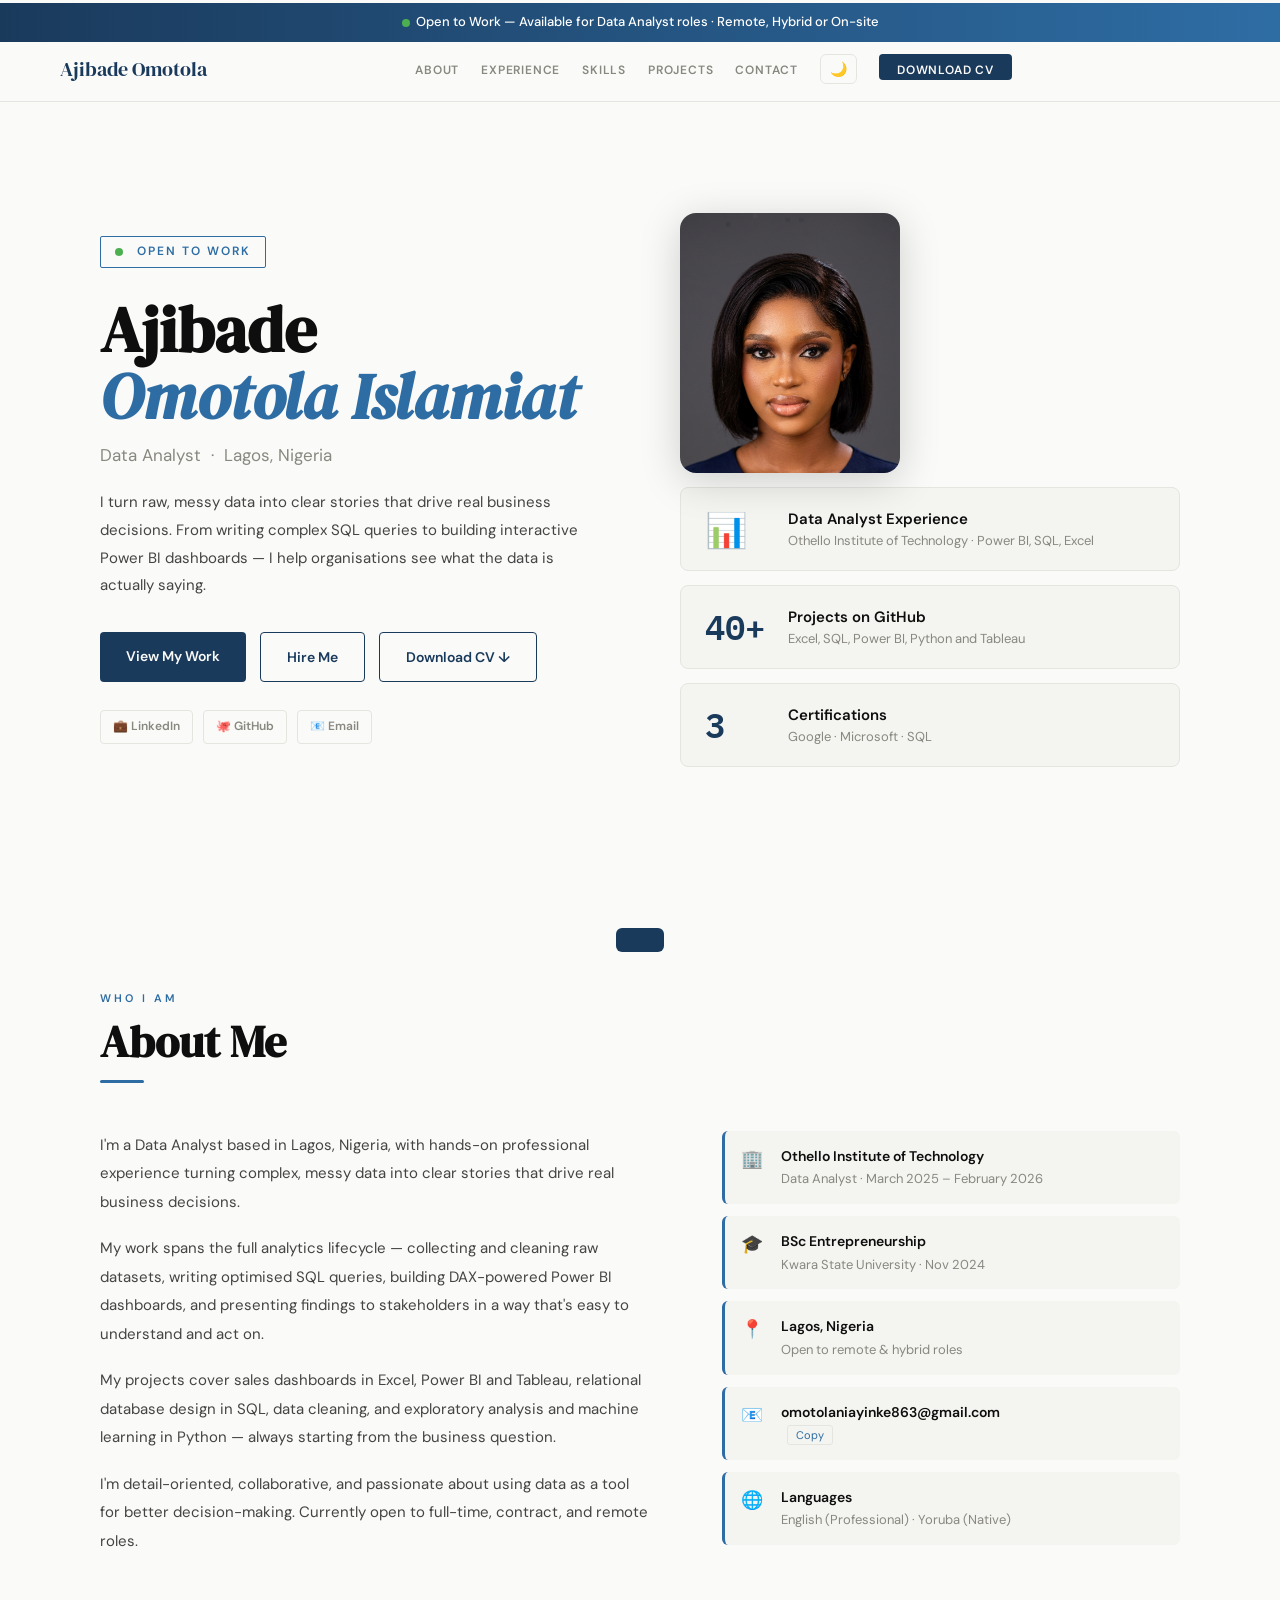
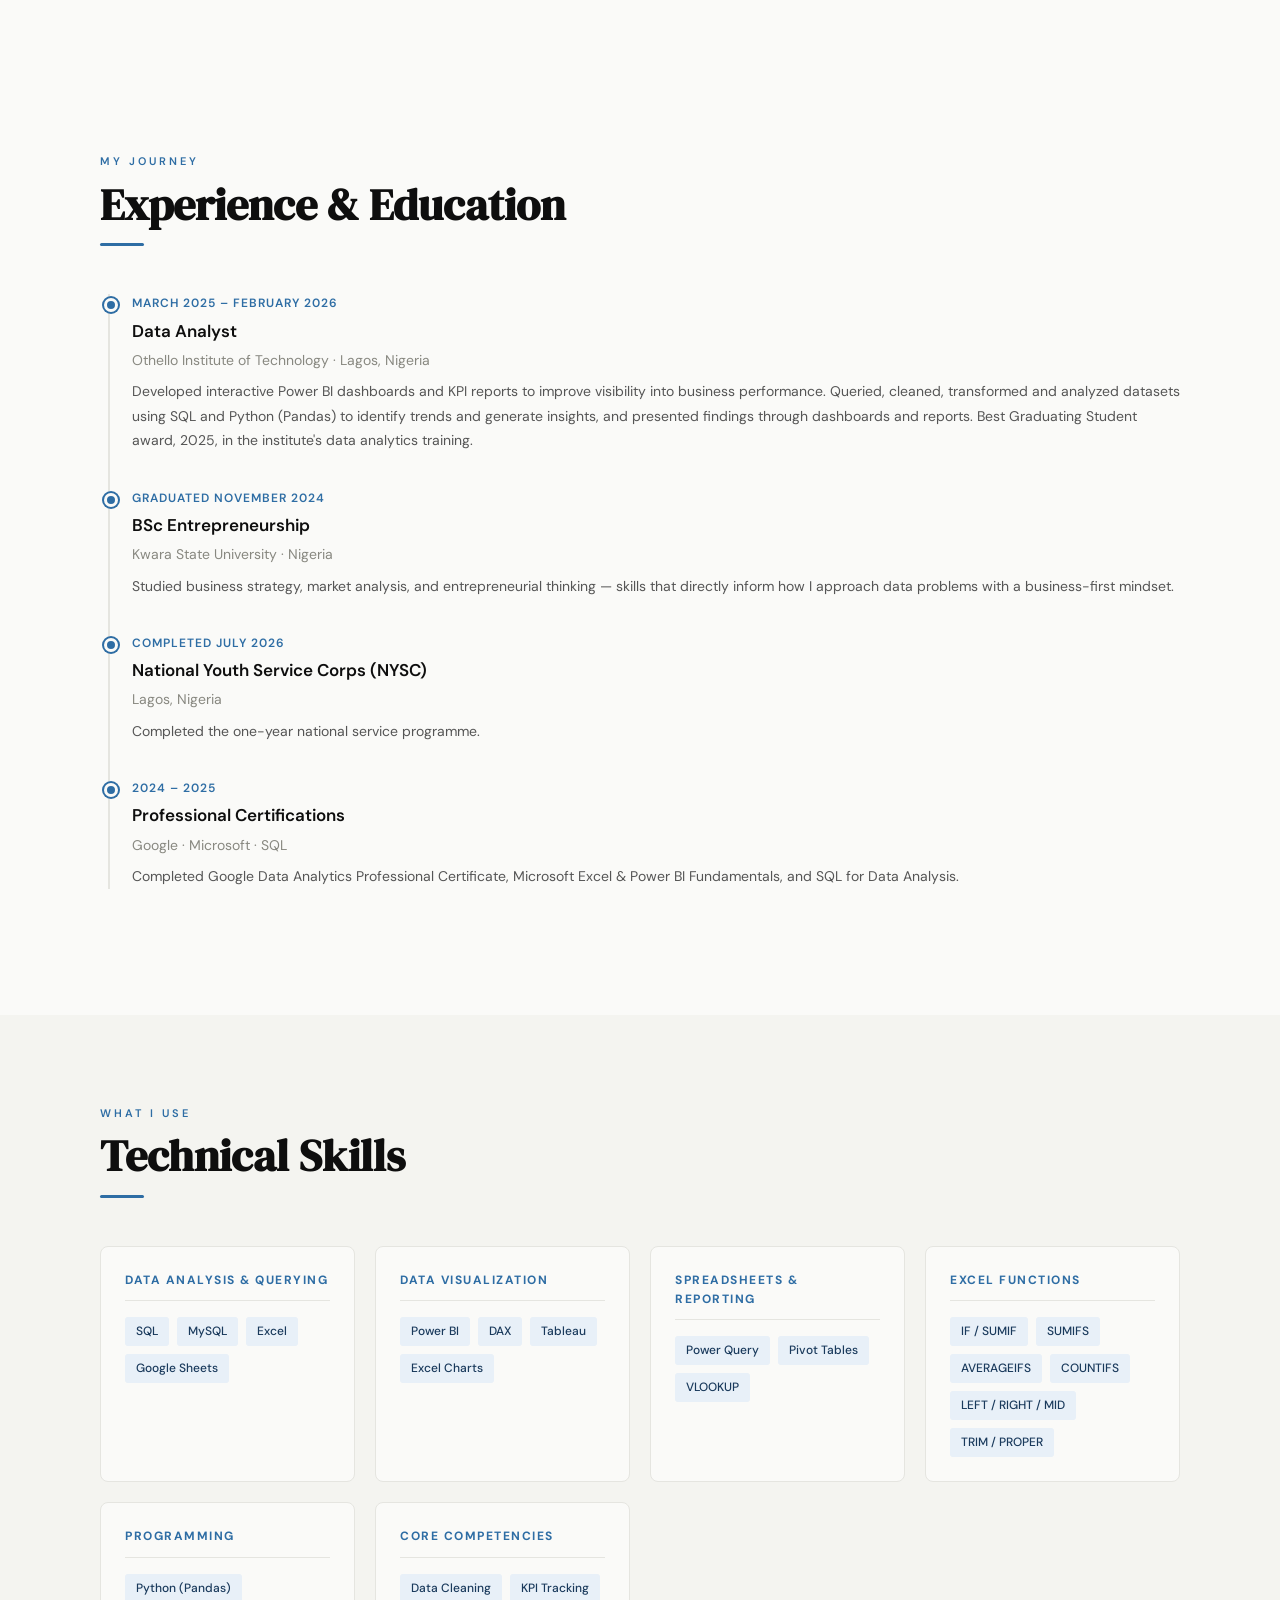
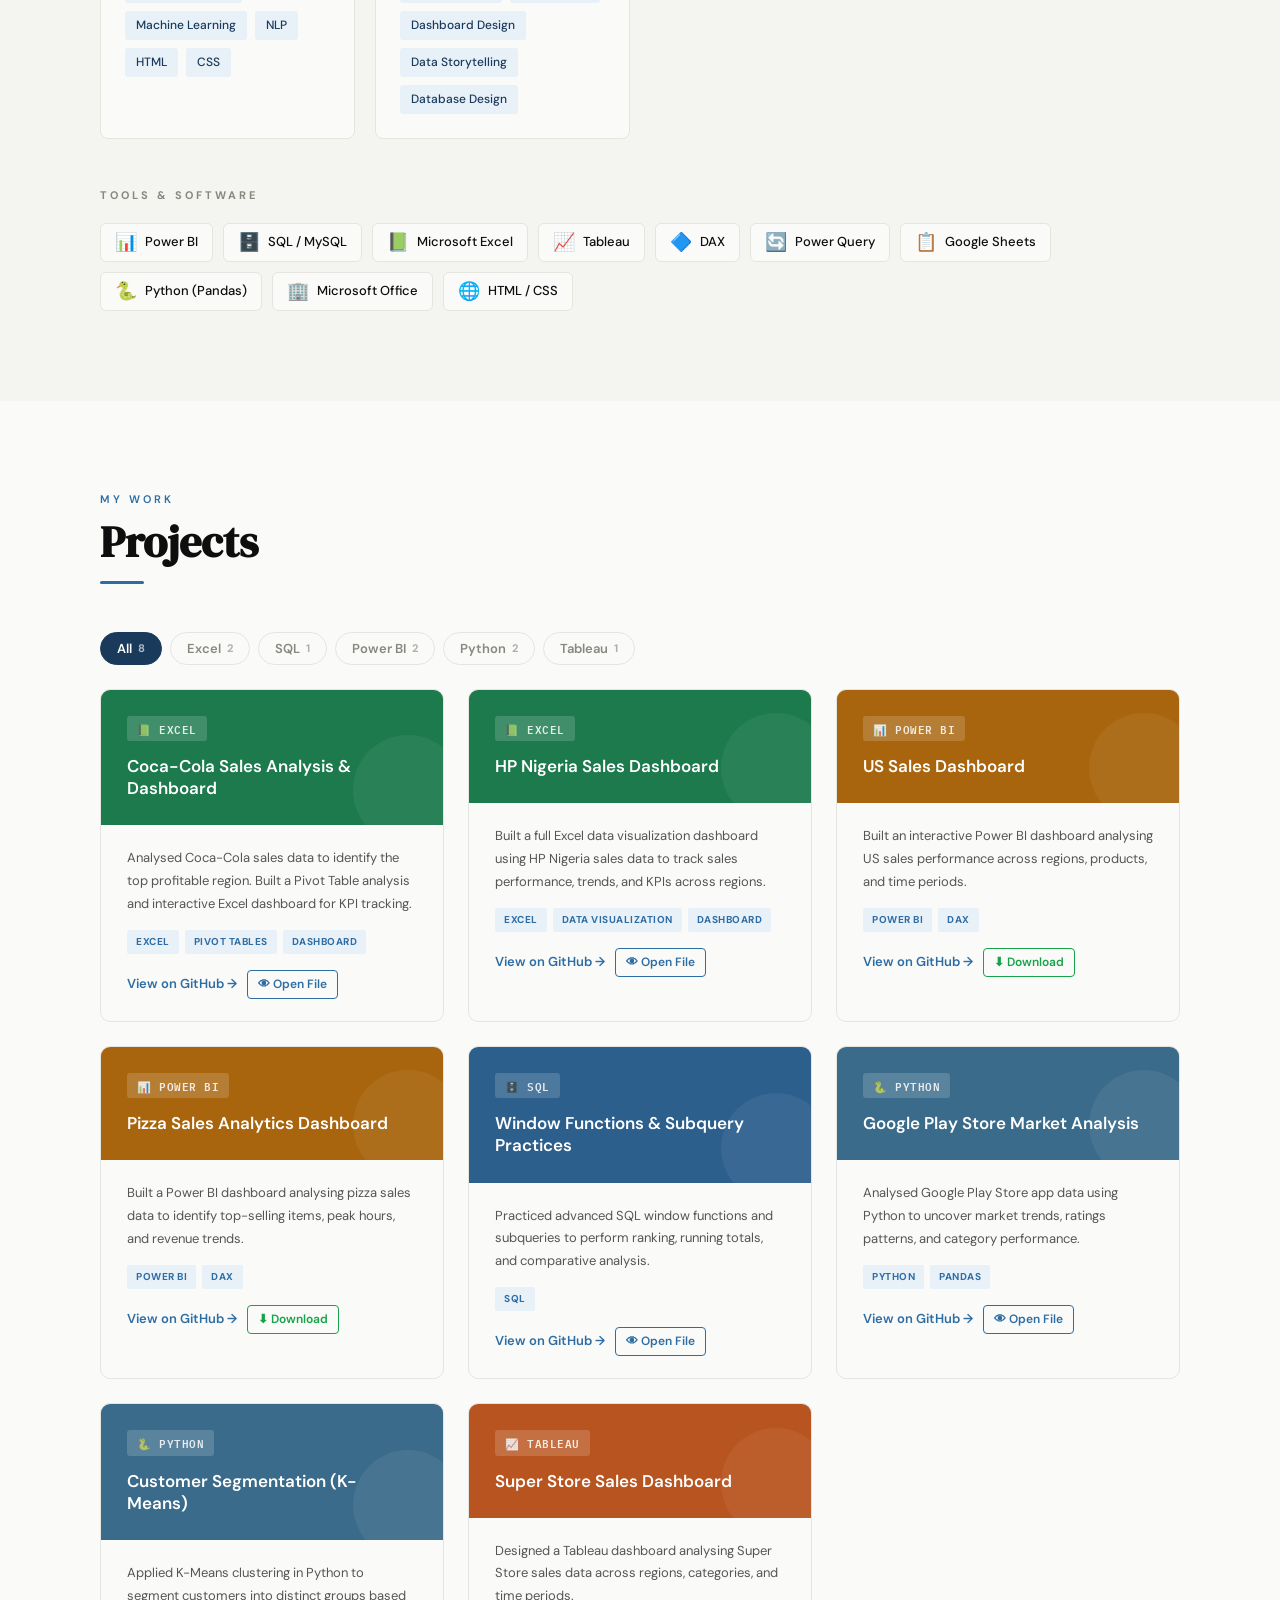
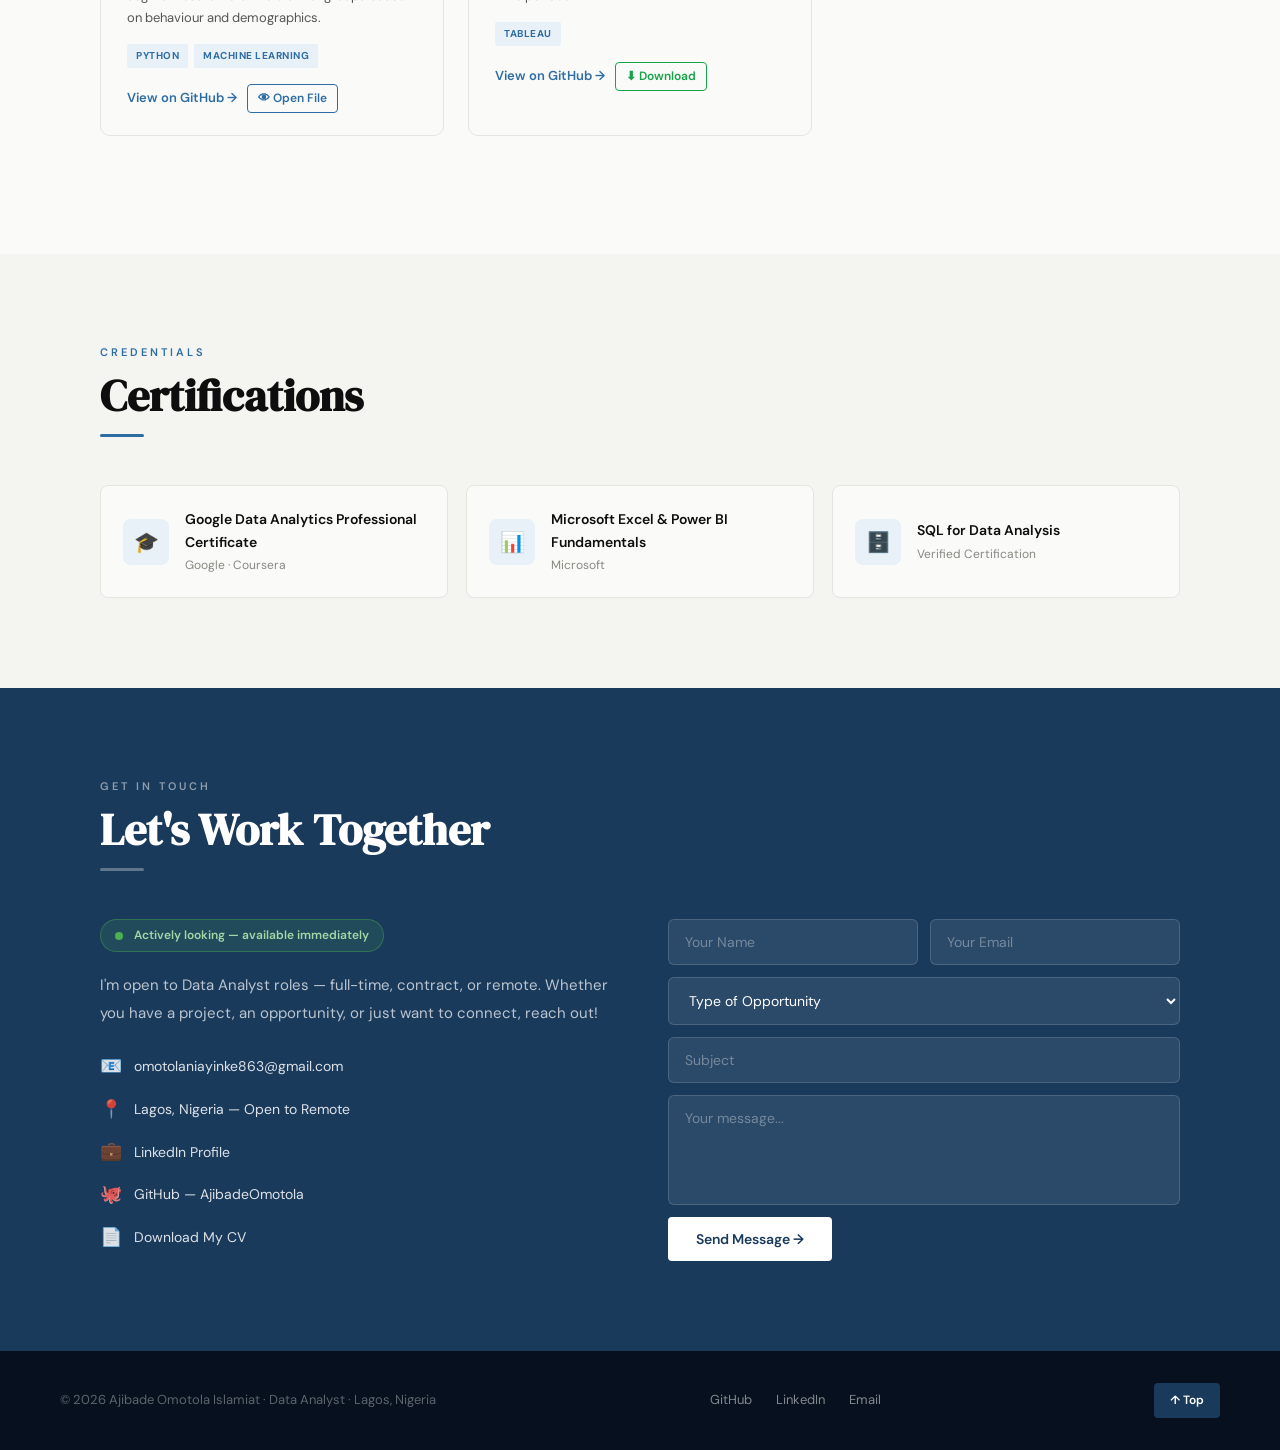
<file: index.html>
<!DOCTYPE html>
<html lang="en">
<head>
<!-- Files: index.html, styles.css, script.js, profile.jpg, favicon.svg, Ajibade_Omotola_Islamiat_CV.pdf -->
  <meta charset="UTF-8"/>
  <meta name="viewport" content="width=device-width, initial-scale=1.0"/>
  <meta name="description" content="Ajibade Omotola Islamiat is a Data Analyst in Lagos, Nigeria. SQL, Power BI, DAX, Excel, Tableau and Python projects."/>
  <title>Ajibade Omotola Islamiat | Data Analyst – Power BI, SQL, Excel, Python | Lagos</title>
  <link rel="canonical" href="https://omotola-portfolio.vercel.app/"/>
  <meta property="og:type" content="website"/>
  <meta property="og:title" content="Ajibade Omotola Islamiat – Data Analyst"/>
  <meta property="og:description" content="SQL, Power BI, Excel, Tableau and Python projects. Open to data analyst roles."/>
  <meta property="og:url" content="https://omotola-portfolio.vercel.app/"/>
  <meta property="og:image" content="https://omotola-portfolio.vercel.app/profile.jpg"/>
  <meta name="twitter:card" content="summary"/>
  <script type="application/ld+json">{"@context":"https://schema.org","@type":"Person","name":"Ajibade Omotola Islamiat","jobTitle":"Data Analyst","address":{"@type":"PostalAddress","addressLocality":"Lagos","addressCountry":"NG"},"alumniOf":"Kwara State University","url":"https://omotola-portfolio.vercel.app/","sameAs":["https://www.linkedin.com/in/omotola-ajibade-70552135a","https://github.com/AjibadeOmotola"]}</script>
  <link rel="icon" type="image/svg+xml" href="favicon.svg"/>
  <link href="https://fonts.googleapis.com/css2?family=DM+Serif+Display:ital@0;1&family=DM+Sans:opsz,wght@9..40,300;9..40,400;9..40,500;9..40,600&family=IBM+Plex+Mono:wght@500;600&display=swap" rel="stylesheet"/>
  <link rel="stylesheet" href="styles.css"/>
</head>
<body>

<div id="prog"></div>
<div class="toast" id="toast"></div>

<!-- ── BANNER ── -->
<div class="banner"><span class="dot"></span>Open to Work — Available for Data Analyst roles · Remote, Hybrid or On-site</div>

<!-- ── NAV ── -->
<nav id="nav">
  <span class="nlogo" id="nlogo">Ajibade Omotola</span>
  <ul class="nlinks">
    <li><a href="#about" data-s="about">About</a></li>
    <li><a href="#experience" data-s="experience">Experience</a></li>
    <li><a href="#skills" data-s="skills">Skills</a></li>
    <li><a href="#projects" data-s="projects">Projects</a></li>
    <li><a href="#contact" data-s="contact">Contact</a></li>
    <li><button class="dtg" onclick="toggleDark()" id="dt">🌙</button></li>
    <li><a href="Ajibade_Omotola_Islamiat_CV.pdf" download class="ncta">Download CV</a></li>
  </ul>
  <div class="nr">
    <button class="dtg" onclick="toggleDark()" id="mdt" style="display:none">🌙</button>
    <button class="hbg" id="hbg" onclick="toggleMenu()"><span></span><span></span><span></span></button>
  </div>
</nav>

<!-- ── MOBILE MENU ── -->
<div class="mmenu" id="mmenu">
  <a href="#about" onclick="closeMenu()">About</a>
  <a href="#experience" onclick="closeMenu()">Experience</a>
  <a href="#skills" onclick="closeMenu()">Skills</a>
  <a href="#projects" onclick="closeMenu()">Projects</a>
  <a href="#contact" onclick="closeMenu()">Contact</a>
  <a href="Ajibade_Omotola_Islamiat_CV.pdf" download class="mcta" onclick="closeMenu()">Download CV</a>
</div>

<!-- ── HERO ── -->
<div id="hero">
  <div class="hi">
    <div class="fu">
      <div class="htag"><span class="dot"></span>Open to Work</div>
      <h1 class="hname">Ajibade<br/><em>Omotola Islamiat</em></h1>
      <p class="htitle">Data Analyst &nbsp;·&nbsp; Lagos, Nigeria</p>
      <p class="hdesc">I turn raw, messy data into clear stories that drive real business decisions. From writing complex SQL queries to building interactive Power BI dashboards — I help organisations see what the data is actually saying.</p>
      <div class="hbtns">
        <a href="#projects" class="bp">View My Work</a>
        <a href="#contact" class="bo">Hire Me</a>
        <a href="Ajibade_Omotola_Islamiat_CV.pdf" download class="bo">Download CV ↓</a>
      </div>
      <div class="hsoc">
        <a href="https://www.linkedin.com/in/omotola-ajibade-70552135a" target="_blank" class="sbtn">💼 LinkedIn</a>
        <a href="https://github.com/AjibadeOmotola" target="_blank" class="sbtn">🐙 GitHub</a>
        <a href="mailto:omotolaniayinke863@gmail.com" class="sbtn">📧 Email</a>
      </div>
    </div>
    <div class="hr fu" style="transition-delay:.15s">
      <div class="photo-wrap">
        <img src="profile.jpg" alt="Portrait of Ajibade Omotola Islamiat" class="hphoto" id="profileImg" onerror="this.style.opacity='.2'"/>
      </div>
      <div class="sc2"><div class="snum">📊</div><div class="slbl"><strong>Data Analyst Experience</strong>Othello Institute of Technology · Power BI, SQL, Excel</div></div>
      <div class="sc2"><div class="snum" id="pcount">40+</div><div class="slbl"><strong>Projects on GitHub</strong>Excel, SQL, Power BI, Python and Tableau</div></div>
      <div class="sc2"><div class="snum">3</div><div class="slbl"><strong>Certifications</strong>Google · Microsoft · SQL</div></div>
    </div>
  </div>
</div>

<!-- ── ABOUT ── -->
<section id="about">
  <div class="sl fu">Who I Am</div>
  <h2 class="st fu">About Me</h2>
  <div class="sln fu"></div>
  <div class="ag">
    <div class="at fu">
      <p>I'm a Data Analyst based in Lagos, Nigeria, with hands-on professional experience turning complex, messy data into clear stories that drive real business decisions.</p>
      <p>My work spans the full analytics lifecycle — collecting and cleaning raw datasets, writing optimised SQL queries, building DAX-powered Power BI dashboards, and presenting findings to stakeholders in a way that's easy to understand and act on.</p>
      <p>My projects cover sales dashboards in Excel, Power BI and Tableau, relational database design in SQL, data cleaning, and exploratory analysis and machine learning in Python — always starting from the business question.</p>
      <p>I'm detail-oriented, collaborative, and passionate about using data as a tool for better decision-making. Currently open to full-time, contract, and remote roles.</p>
    </div>
    <div class="dets fu" style="transition-delay:.1s">
      <div class="dr"><div class="di">🏢</div><div class="dinf"><strong>Othello Institute of Technology</strong>Data Analyst · March 2025 – February 2026</div></div>
      <div class="dr"><div class="di">🎓</div><div class="dinf"><strong>BSc Entrepreneurship</strong>Kwara State University · Nov 2024</div></div>
      <div class="dr"><div class="di">📍</div><div class="dinf"><strong>Lagos, Nigeria</strong>Open to remote &amp; hybrid roles</div></div>
      <div class="dr"><div class="di">📧</div><div class="dinf"><strong>omotolaniayinke863@gmail.com</strong><button class="cbtn" onclick="copyEmail()">Copy</button></div></div>
      <div class="dr"><div class="di">🌐</div><div class="dinf"><strong>Languages</strong>English (Professional) · Yoruba (Native)</div></div>
    </div>
  </div>
</section>

<!-- ── EXPERIENCE ── -->
<section id="experience">
  <div class="sl fu">My Journey</div>
  <h2 class="st fu">Experience &amp; Education</h2>
  <div class="sln fu"></div>
  <div class="tl fu">
    <div class="tli"><div class="tld"></div><div class="tldt">March 2025 – February 2026</div><div class="tltl">Data Analyst</div><div class="tlsb">Othello Institute of Technology · Lagos, Nigeria</div><div class="tltx">Developed interactive Power BI dashboards and KPI reports to improve visibility into business performance. Queried, cleaned, transformed and analyzed datasets using SQL and Python (Pandas) to identify trends and generate insights, and presented findings through dashboards and reports. Best Graduating Student award, 2025, in the institute's data analytics training.</div></div>
    <div class="tli"><div class="tld"></div><div class="tldt">Graduated November 2024</div><div class="tltl">BSc Entrepreneurship</div><div class="tlsb">Kwara State University · Nigeria</div><div class="tltx">Studied business strategy, market analysis, and entrepreneurial thinking — skills that directly inform how I approach data problems with a business-first mindset.</div></div>
    <div class="tli"><div class="tld"></div><div class="tldt">Completed July 2026</div><div class="tltl">National Youth Service Corps (NYSC)</div><div class="tlsb">Lagos, Nigeria</div><div class="tltx">Completed the one-year national service programme.</div></div>
    <div class="tli"><div class="tld"></div><div class="tldt">2024 – 2025</div><div class="tltl">Professional Certifications</div><div class="tlsb">Google · Microsoft · SQL</div><div class="tltx">Completed Google Data Analytics Professional Certificate, Microsoft Excel &amp; Power BI Fundamentals, and SQL for Data Analysis.</div></div>
  </div>
</section>

<!-- ── SKILLS ── -->
<div class="sw" id="skills">
  <div class="inn">
    <div class="sl fu">What I Use</div>
    <h2 class="st fu">Technical Skills</h2>
    <div class="sln fu"></div>
    <div class="skg">
      <div class="skgp fu"><div class="skgt">Data Analysis &amp; Querying</div><div class="stags"><span class="stag">SQL</span><span class="stag">MySQL</span><span class="stag">Excel</span><span class="stag">Google Sheets</span></div></div>
      <div class="skgp fu" style="transition-delay:.05s"><div class="skgt">Data Visualization</div><div class="stags"><span class="stag">Power BI</span><span class="stag">DAX</span><span class="stag">Tableau</span><span class="stag">Excel Charts</span></div></div>
      <div class="skgp fu" style="transition-delay:.1s"><div class="skgt">Spreadsheets &amp; Reporting</div><div class="stags"><span class="stag">Power Query</span><span class="stag">Pivot Tables</span><span class="stag">VLOOKUP</span></div></div>
      <div class="skgp fu" style="transition-delay:.15s"><div class="skgt">Excel Functions</div><div class="stags"><span class="stag">IF / SUMIF</span><span class="stag">SUMIFS</span><span class="stag">AVERAGEIFS</span><span class="stag">COUNTIFS</span><span class="stag">LEFT / RIGHT / MID</span><span class="stag">TRIM / PROPER</span></div></div>
      <div class="skgp fu" style="transition-delay:.2s"><div class="skgt">Programming</div><div class="stags"><span class="stag">Python (Pandas)</span><span class="stag">Machine Learning</span><span class="stag">NLP</span><span class="stag">HTML</span><span class="stag">CSS</span></div></div>
      <div class="skgp fu" style="transition-delay:.25s"><div class="skgt">Core Competencies</div><div class="stags"><span class="stag">Data Cleaning</span><span class="stag">KPI Tracking</span><span class="stag">Dashboard Design</span><span class="stag">Data Storytelling</span><span class="stag">Database Design</span></div></div>
    </div>
    <div class="tw fu" style="transition-delay:.15s">
      <div class="th">Tools &amp; Software</div>
      <div class="tr">
        <div class="tp"><span>📊</span>Power BI</div>
        <div class="tp"><span>🗄️</span>SQL / MySQL</div>
        <div class="tp"><span>📗</span>Microsoft Excel</div>
        <div class="tp"><span>📈</span>Tableau</div>
        <div class="tp"><span>🔷</span>DAX</div>
        <div class="tp"><span>🔄</span>Power Query</div>
        <div class="tp"><span>📋</span>Google Sheets</div>
        <div class="tp"><span>🐍</span>Python (Pandas)</div>
        <div class="tp"><span>🏢</span>Microsoft Office</div>
        <div class="tp"><span>🌐</span>HTML / CSS</div>
      </div>
    </div>
  </div>
</div>

<!-- ── PROJECTS ── -->
<section id="projects">
  <div class="shr">
    <div>
      <div class="sl fu">My Work</div>
      <h2 class="st fu">Projects</h2>
      <div class="sln fu"></div>
    </div>
  </div>
  <div class="fbar fu" id="filterBar"></div>
  <div class="pgrid" id="pgrid">
    <div class="pload">⏳ Loading projects...</div>
  </div>
  <div id="moreWrap"></div>
</section>

<!-- ── CERTIFICATIONS ── -->
<div style="background:var(--card);padding:90px 0" id="certifications">
  <div style="max-width:1200px;margin:0 auto;padding:0 60px">
    <div class="sl fu">Credentials</div>
    <h2 class="st fu">Certifications</h2>
    <div class="sln fu"></div>
    <div class="crtg">
      <div class="crtc fu"><div class="crti">🎓</div><div><div class="crtn">Google Data Analytics Professional Certificate</div><div class="crtis">Google · Coursera</div></div></div>
      <div class="crtc fu" style="transition-delay:.05s"><div class="crti">📊</div><div><div class="crtn">Microsoft Excel &amp; Power BI Fundamentals</div><div class="crtis">Microsoft</div></div></div>
      <div class="crtc fu" style="transition-delay:.1s"><div class="crti">🗄️</div><div><div class="crtn">SQL for Data Analysis</div><div class="crtis">Verified Certification</div></div></div>
    </div>
  </div>
</div>

<!-- ── CONTACT ── -->
<div class="cw" id="contact">
  <div class="inn">
    <div class="sl fu" style="color:rgba(255,255,255,.5)">Get In Touch</div>
    <h2 class="st fu" style="color:#fff">Let's Work Together</h2>
    <div class="sln fu" style="background:rgba(255,255,255,.3)"></div>
    <div class="cg">
      <div class="fu">
        <div class="abadge"><span class="dot" style="margin:0"></span>&nbsp;Actively looking — available immediately</div>
        <p class="cdsc">I'm open to Data Analyst roles — full-time, contract, or remote. Whether you have a project, an opportunity, or just want to connect, reach out!</p>
        <div class="citms">
          <div class="citm"><span>📧</span><a href="mailto:omotolaniayinke863@gmail.com">omotolaniayinke863@gmail.com</a></div>
          <div class="citm"><span>📍</span>Lagos, Nigeria — Open to Remote</div>
          <div class="citm"><span>💼</span><a href="https://www.linkedin.com/in/omotola-ajibade-70552135a" target="_blank">LinkedIn Profile</a></div>
          <div class="citm"><span>🐙</span><a href="https://github.com/AjibadeOmotola" target="_blank">GitHub — AjibadeOmotola</a></div>
          <div class="citm"><span>📄</span><a href="Ajibade_Omotola_Islamiat_CV.pdf" download>Download My CV</a></div>
        </div>
      </div>
      <div class="fu" style="transition-delay:.1s">
        <form class="cf" action="https://formspree.io/f/xwvjzayk" method="POST" onsubmit="handleSub(event)">
          <div class="frow">
            <input type="text" name="name" placeholder="Your Name" required/>
            <input type="email" name="email" placeholder="Your Email" required/>
          </div>
          <select name="opportunity">
            <option value="" disabled selected>Type of Opportunity</option>
            <option>Full-time Role</option>
            <option>Contract / Freelance</option>
            <option>Remote Role</option>
            <option>Collaboration</option>
            <option>Just saying hello</option>
          </select>
          <input type="text" name="subject" placeholder="Subject"/>
          <textarea name="message" placeholder="Your message..."></textarea>
          <button type="submit" class="bw" id="subbtn">Send Message →</button>
        </form>
      </div>
    </div>
  </div>
</div>

<!-- ── FOOTER ── -->
<footer>
  <div>© 2026 Ajibade Omotola Islamiat · Data Analyst · Lagos, Nigeria</div>
  <div class="flinks">
    <a href="https://github.com/AjibadeOmotola" target="_blank">GitHub</a>
    <a href="https://www.linkedin.com/in/omotola-ajibade-70552135a" target="_blank">LinkedIn</a>
    <a href="mailto:omotolaniayinke863@gmail.com">Email</a>
  </div>
  <div style="display:flex;gap:10px;align-items:center">
    <a href="#hero" class="btt">↑ Top</a>
  </div>
</footer>

<!-- ── SCRIPTS ── -->
<script src="script.js"></script>

</body>
</html>
</file>
<file: styles.css>
:root{--black:#0e0e0e;--white:#fafaf8;--accent:#1a3a5c;--accent2:#2e6da4;--al:#e8f0f8;--muted:#888880;--border:#e5e5e0;--card:#f4f4f0;--nbg:rgba(250,250,248,0.95);
  --tool-excel:#1c7a4d;--tool-sql:#2c5f8c;--tool-powerbi:#a8650d;--tool-python:#3a6b8a;--tool-tableau:#b8541f;--tool-other:#1a3a5c;}
body.dark{--white:#0a1628;--black:#e0e8f0;--card:#111c2e;--border:#1e2d42;--muted:#7a8fa6;--al:#1a2d44;--nbg:rgba(10,22,40,0.95);}
*{margin:0;padding:0;box-sizing:border-box;}
html{scroll-behavior:smooth;}
body{font-family:'DM Sans',sans-serif;background:var(--white);color:var(--black);font-size:16px;line-height:1.6;transition:background .3s,color .3s;}

/* ── PROGRESS BAR ── */
#prog{position:fixed;top:0;left:0;height:3px;width:0%;background:linear-gradient(90deg,var(--accent2),#5ba3d9);z-index:9999;pointer-events:none;}

/* ── TOAST ── */
.toast{position:fixed;bottom:28px;left:50%;transform:translateX(-50%) translateY(80px);background:#1a3a5c;color:#fff;padding:12px 24px;border-radius:6px;font-size:14px;z-index:9998;transition:transform .3s;pointer-events:none;max-width:90vw;text-align:center;}
.toast.show{transform:translateX(-50%) translateY(0);}

/* ── BANNER ── */
.banner{background:linear-gradient(90deg,#1a3a5c,#2e6da4);color:#fff;text-align:center;padding:9px 20px;font-size:13px;font-weight:500;position:fixed;top:3px;left:0;right:0;z-index:300;}
.dot{display:inline-block;background:#4CAF50;width:8px;height:8px;border-radius:50%;margin-right:6px;animation:pulse 2s infinite;vertical-align:middle;}
@keyframes pulse{0%,100%{opacity:1;transform:scale(1);}50%{opacity:.5;transform:scale(1.4);}}

/* ── NAV ── */
nav{position:fixed;top:37px;left:0;right:0;z-index:200;display:flex;align-items:center;justify-content:space-between;padding:16px 60px;background:var(--nbg);backdrop-filter:blur(16px);border-bottom:1px solid var(--border);transition:padding .3s,box-shadow .3s;}
nav.sc{padding:10px 60px;box-shadow:0 2px 20px rgba(0,0,0,.07);}
.nlogo{font-family:'DM Serif Display',serif;font-size:20px;color:var(--accent);cursor:pointer;user-select:none;}
.nlinks{display:flex;gap:22px;list-style:none;align-items:center;}
.nlinks a{text-decoration:none;color:var(--muted);font-size:12px;font-weight:600;letter-spacing:.8px;text-transform:uppercase;transition:color .2s;position:relative;padding-bottom:2px;}
.nlinks a::after{content:'';position:absolute;bottom:-2px;left:0;right:0;height:2px;background:var(--accent2);border-radius:1px;transform:scaleX(0);transition:transform .2s;}
.nlinks a:hover{color:var(--black);}
.nlinks a.act{color:var(--accent2);}
.nlinks a.act::after{transform:scaleX(1);}
.ncta{background:var(--accent)!important;color:var(--white)!important;padding:8px 18px;border-radius:4px;}
.ncta:hover{background:var(--accent2)!important;}
.ncta::after{display:none!important;}
.dtg{background:none;border:1.5px solid var(--border);border-radius:6px;padding:5px 9px;cursor:pointer;font-size:14px;color:var(--black);font-family:'DM Sans',sans-serif;}
.hbg{display:none;flex-direction:column;gap:5px;cursor:pointer;background:none;border:none;padding:4px;}
.hbg span{display:block;width:22px;height:2px;background:var(--black);border-radius:2px;transition:all .3s;}
.hbg.op span:nth-child(1){transform:translateY(7px) rotate(45deg);}
.hbg.op span:nth-child(2){opacity:0;}
.hbg.op span:nth-child(3){transform:translateY(-7px) rotate(-45deg);}
.nr{display:flex;align-items:center;gap:8px;}
.mmenu{display:none;position:fixed;inset:0;background:var(--white);z-index:150;flex-direction:column;align-items:center;justify-content:center;gap:32px;padding-top:60px;}
.mmenu.op{display:flex;}
.mmenu a{text-decoration:none;font-size:22px;font-family:'DM Serif Display',serif;color:var(--black);}
.mmenu a:hover{color:var(--accent2);}
.mcta{background:var(--accent);color:#fff!important;padding:14px 32px;border-radius:4px;font-family:'DM Sans',sans-serif;font-size:15px;font-weight:600;}

/* ── HERO ── */
#hero{min-height:100vh;display:flex;align-items:center;padding:160px 60px 80px;max-width:1200px;margin:0 auto;}
.hi{display:grid;grid-template-columns:1fr 1fr;gap:80px;align-items:center;width:100%;}
.htag{display:inline-flex;align-items:center;gap:8px;font-size:12px;font-weight:600;letter-spacing:2px;text-transform:uppercase;color:var(--accent2);border:1px solid var(--accent2);padding:5px 14px;border-radius:2px;margin-bottom:28px;}
.hname{font-family:'DM Serif Display',serif;font-size:clamp(44px,5vw,68px);line-height:1.05;color:var(--black);margin-bottom:12px;}
.hname em{font-style:italic;color:var(--accent2);}
.htitle{font-size:17px;color:var(--muted);margin-bottom:20px;}
.hdesc{font-size:15px;color:#444;line-height:1.85;margin-bottom:32px;max-width:480px;}
body.dark .hdesc{color:#a0b4c8;}
.hbtns{display:flex;gap:14px;flex-wrap:wrap;margin-bottom:28px;}
.bp{background:var(--accent);color:var(--white);padding:13px 26px;border-radius:4px;text-decoration:none;font-size:14px;font-weight:600;transition:background .2s,transform .2s;display:inline-block;}
.bp:hover{background:var(--accent2);transform:translateY(-2px);}
.bo{border:1.5px solid var(--accent);color:var(--accent);padding:13px 26px;border-radius:4px;text-decoration:none;font-size:14px;font-weight:600;transition:all .2s;display:inline-block;}
.bo:hover{background:var(--accent);color:var(--white);transform:translateY(-2px);}
.photo-wrap{position:relative;display:inline-block;}
.hphoto{width:220px;height:260px;border-radius:16px;box-shadow:0 8px 40px rgba(0,0,0,.18);object-fit:cover;object-position:top;display:block;}
#photoInput{display:none;}
.hsoc{display:flex;gap:10px;margin-top:14px;flex-wrap:wrap;}
.sbtn{display:inline-flex;align-items:center;gap:6px;font-size:12px;font-weight:600;color:var(--muted);border:1px solid var(--border);padding:6px 12px;border-radius:4px;text-decoration:none;transition:all .2s;}
.sbtn:hover{border-color:var(--accent2);color:var(--accent2);}
.hr{display:flex;flex-direction:column;gap:14px;align-items:flex-start;}
.sc2{background:var(--card);border:1px solid var(--border);border-radius:8px;padding:20px 24px;display:flex;align-items:center;gap:18px;transition:transform .2s,box-shadow .2s;width:100%;}
.sc2:hover{transform:translateX(6px);box-shadow:-4px 0 0 var(--accent2);}
.snum{font-family:'IBM Plex Mono',monospace;font-weight:600;font-size:34px;color:var(--accent);line-height:1;min-width:65px;}
.slbl{font-size:13px;color:var(--muted);line-height:1.5;}
.slbl strong{display:block;font-size:15px;color:var(--black);font-weight:600;}

/* ── SECTIONS ── */
section{padding:90px 60px;max-width:1200px;margin:0 auto;}
.sl{font-size:11px;font-weight:600;letter-spacing:3px;text-transform:uppercase;color:var(--accent2);margin-bottom:10px;}
.st{font-family:'DM Serif Display',serif;font-size:clamp(30px,4vw,44px);color:var(--black);margin-bottom:14px;line-height:1.1;}
.sln{width:44px;height:3px;background:var(--accent2);margin-bottom:48px;border-radius:2px;}
.shr{display:flex;align-items:flex-start;justify-content:space-between;flex-wrap:wrap;gap:16px;}

/* ── ABOUT ── */
.ag{display:grid;grid-template-columns:1.2fr 1fr;gap:72px;align-items:start;}
.at p{color:#444;font-size:15px;line-height:1.9;margin-bottom:18px;}
body.dark .at p{color:#a0b4c8;}
.dets{display:flex;flex-direction:column;gap:12px;}
.dr{display:flex;align-items:flex-start;gap:14px;padding:14px 16px;background:var(--card);border-radius:6px;border-left:3px solid var(--accent2);}
.di{font-size:18px;min-width:26px;}
.dinf{font-size:13px;color:var(--muted);}
.dinf strong{display:block;font-size:14px;color:var(--black);font-weight:600;margin-bottom:2px;}
.cbtn{background:none;border:1px solid var(--border);border-radius:3px;padding:2px 8px;font-size:11px;color:var(--accent2);cursor:pointer;font-family:'DM Sans',sans-serif;margin-left:6px;}

/* ── CASE STUDY ── */
.cs{background:var(--card);border:1px solid var(--border);border-radius:12px;padding:40px;border-left:4px solid var(--accent2);}
.csl{font-size:11px;font-weight:700;letter-spacing:2px;text-transform:uppercase;color:var(--accent2);margin-bottom:8px;}
.cs h3{font-family:'DM Serif Display',serif;font-size:22px;color:var(--black);margin-bottom:24px;}
.csg{display:grid;grid-template-columns:repeat(4,1fr);gap:16px;}
.cst{background:var(--white);border:1px solid var(--border);border-radius:8px;padding:18px;}
.csn{font-size:11px;font-weight:700;letter-spacing:1px;color:var(--accent2);text-transform:uppercase;margin-bottom:6px;}
.csh{font-size:14px;font-weight:600;color:var(--black);margin-bottom:8px;}
.csp{font-size:13px;color:var(--muted);line-height:1.6;}
.csr{margin-top:20px;padding:16px 20px;background:var(--accent);border-radius:6px;color:#fff;font-size:14px;line-height:1.7;}

/* ── TIMELINE ── */
.tl{position:relative;padding-left:32px;}
.tl::before{content:'';position:absolute;left:8px;top:0;bottom:0;width:2px;background:var(--border);}
.tli{position:relative;margin-bottom:36px;}
.tld{position:absolute;left:-28px;top:4px;width:14px;height:14px;border-radius:50%;background:var(--accent2);border:3px solid var(--white);box-shadow:0 0 0 2px var(--accent2);}
.tldt{font-size:12px;font-weight:600;letter-spacing:1px;text-transform:uppercase;color:var(--accent2);margin-bottom:4px;}
.tltl{font-size:17px;font-weight:600;color:var(--black);margin-bottom:4px;}
.tlsb{font-size:14px;color:var(--muted);margin-bottom:8px;}
.tltx{font-size:14px;color:#555;line-height:1.75;}
body.dark .tltx{color:#a0b4c8;}

/* ── SKILLS ── */
.sw{background:var(--card);padding:90px 0;}
.sw .inn{max-width:1200px;margin:0 auto;padding:0 60px;}
.skg{display:grid;grid-template-columns:repeat(auto-fit,minmax(240px,1fr));gap:20px;}
.skgp{background:var(--white);border:1px solid var(--border);border-radius:8px;padding:24px;transition:transform .2s,box-shadow .2s;}
body.dark .skgp{background:#162032;border-color:#1e2d42;}
.skgp:hover{transform:translateY(-4px);box-shadow:0 12px 28px rgba(0,0,0,.07);}
.skgt{font-size:12px;font-weight:700;letter-spacing:1.5px;text-transform:uppercase;color:var(--accent2);margin-bottom:16px;padding-bottom:10px;border-bottom:1px solid var(--border);}
.stags{display:flex;flex-wrap:wrap;gap:8px;}
.stag{font-size:12px;font-weight:500;color:var(--accent);background:var(--al);padding:5px 11px;border-radius:3px;}
body.dark .stag{color:#7dd3fc;background:#1e3a5f;}

/* ── PROFICIENCY BARS ── */
.pw{margin-top:48px;}
.ph{font-size:12px;font-weight:700;letter-spacing:2px;text-transform:uppercase;color:var(--muted);margin-bottom:24px;}
.pg{display:grid;grid-template-columns:1fr 1fr;gap:18px 52px;}
.phd{display:flex;justify-content:space-between;margin-bottom:8px;}
.pn{font-size:14px;font-weight:600;color:var(--black);}
.pp{font-size:13px;font-weight:600;color:var(--accent2);font-family:'IBM Plex Mono',monospace;}
.pb{height:6px;background:var(--border);border-radius:3px;overflow:hidden;}
.pf{height:100%;background:linear-gradient(90deg,var(--accent),var(--accent2));border-radius:3px;width:0%;transition:width 1.2s cubic-bezier(.4,0,.2,1);}

/* ── TOOLS ── */
.tw{margin-top:48px;}
.th{font-size:11px;font-weight:700;letter-spacing:3px;text-transform:uppercase;color:var(--muted);margin-bottom:18px;}
.tr{display:flex;flex-wrap:wrap;gap:10px;}
.tp{display:flex;align-items:center;gap:8px;background:var(--white);border:1px solid var(--border);border-radius:6px;padding:8px 14px;font-size:13px;font-weight:500;color:var(--black);transition:transform .2s,border-color .2s;}
body.dark .tp{background:#162032;border-color:#1e2d42;color:#e0e8f0;}
.tp:hover{transform:translateY(-2px);border-color:var(--accent2);}
.tp span{font-size:18px;line-height:1;}

/* ── PROJECT FILTER BAR ── */
.fbar{display:flex;flex-wrap:wrap;gap:8px;margin-bottom:24px;}
.fbtn{background:var(--white);border:1px solid var(--border);border-radius:20px;padding:7px 16px;font-size:13px;font-weight:600;color:var(--muted);cursor:pointer;font-family:'DM Sans',sans-serif;transition:all .2s;display:inline-flex;align-items:center;gap:6px;}
.fbtn:hover{border-color:var(--accent2);color:var(--accent2);}
.fbtn-active{background:var(--accent);border-color:var(--accent);color:#fff;}
.fbtn-active:hover{background:var(--accent2);border-color:var(--accent2);color:#fff;}
.fcount{font-size:11px;font-weight:700;opacity:.65;}

/* ── PROJECT CARDS ── */
.pgrid{display:grid;grid-template-columns:repeat(auto-fit,minmax(320px,1fr));gap:24px;margin-top:8px;}
.pc{border:1px solid var(--border);border-radius:10px;overflow:hidden;transition:transform .2s,box-shadow .2s;background:var(--white);position:relative;}
.pc:hover{transform:translateY(-5px);box-shadow:0 16px 36px rgba(0,0,0,.09);}
.ptop{padding:26px;position:relative;overflow:hidden;min-height:110px;}
.ptop::after{content:'';position:absolute;right:-20px;bottom:-20px;width:110px;height:110px;border-radius:50%;background:rgba(255,255,255,.06);}
.ptag{display:inline-flex;align-items:center;gap:6px;font-family:'IBM Plex Mono',monospace;font-size:11px;font-weight:600;letter-spacing:.5px;text-transform:uppercase;color:rgba(255,255,255,.85);background:rgba(255,255,255,.16);padding:4px 10px;border-radius:3px;margin-bottom:14px;position:relative;z-index:1;}
.pname{font-size:17px;font-weight:600;color:#fff;line-height:1.3;position:relative;z-index:1;}
.pbdy{padding:22px 26px;}
.pdsc{font-size:13px;color:#555;line-height:1.75;margin-bottom:14px;}
body.dark .pdsc{color:#a0b4c8;}
.ptls{display:flex;flex-wrap:wrap;gap:6px;margin-bottom:16px;}
.tbdg{font-size:10px;font-weight:700;letter-spacing:.5px;text-transform:uppercase;color:var(--accent2);background:var(--al);padding:4px 9px;border-radius:2px;}
body.dark .tbdg{color:#7dd3fc;background:#1e3a5f;}
.plnks{display:flex;gap:10px;flex-wrap:wrap;align-items:center;}
.plnk{font-size:13px;font-weight:600;color:var(--accent2);text-decoration:none;display:inline-flex;align-items:center;gap:5px;transition:gap .2s;}
.plnk:hover{gap:9px;}

/* ── PROJECT BUTTONS ── */
.pdl{font-size:12px;font-weight:600;color:#16a34a;text-decoration:none;display:inline-flex;align-items:center;gap:5px;border:1px solid #16a34a;padding:4px 10px;border-radius:4px;transition:all .2s;}
.pdl:hover{background:#16a34a;color:#fff;}
.pol{font-size:12px;font-weight:600;color:var(--accent2);text-decoration:none;display:inline-flex;align-items:center;gap:5px;border:1px solid var(--accent2);padding:4px 10px;border-radius:4px;transition:all .2s;}
.pol:hover{background:var(--accent2);color:#fff;}

.pload{text-align:center;padding:48px;color:var(--muted);font-size:15px;grid-column:1/-1;}
.empty{text-align:center;padding:60px 20px;color:var(--muted);font-size:15px;grid-column:1/-1;line-height:2;}
.empty span{display:block;font-size:40px;margin-bottom:12px;}

/* ── CERTIFICATIONS ── */
.crtg{display:grid;grid-template-columns:repeat(auto-fit,minmax(280px,1fr));gap:18px;}
.crtc{border:1px solid var(--border);border-radius:8px;padding:22px;display:flex;align-items:center;gap:16px;background:var(--white);transition:transform .2s,border-color .2s;}
.crtc:hover{transform:translateY(-3px);border-color:var(--accent2);}
.crti{width:46px;height:46px;background:var(--al);border-radius:8px;display:flex;align-items:center;justify-content:center;font-size:20px;flex-shrink:0;}
.crtn{font-size:14px;font-weight:600;color:var(--black);margin-bottom:3px;}
.crtis{font-size:12px;color:var(--muted);}

/* ── TESTIMONIALS ── */
.tsg{display:grid;grid-template-columns:repeat(auto-fit,minmax(300px,1fr));gap:22px;}
.tsc{background:var(--card);border:1px solid var(--border);border-radius:10px;padding:28px;position:relative;transition:transform .2s;}
.tsc:hover{transform:translateY(-3px);}
.tsc::before{content:'"';font-family:'DM Serif Display',serif;font-size:72px;color:var(--accent2);opacity:.18;position:absolute;top:10px;left:20px;line-height:1;pointer-events:none;}
.tsq{font-size:14px;color:#555;line-height:1.8;margin-bottom:20px;padding-top:24px;font-style:italic;}
body.dark .tsq{color:#a0b4c8;}
.tsa{display:flex;align-items:center;gap:12px;}
.tsav{width:40px;height:40px;border-radius:50%;background:var(--accent);display:flex;align-items:center;justify-content:center;color:#fff;font-weight:700;font-size:13px;flex-shrink:0;}
.tsn{font-size:14px;font-weight:600;color:var(--black);}
.tsr{font-size:12px;color:var(--muted);}

/* ── BLOG ── */
.blg{display:grid;grid-template-columns:repeat(auto-fit,minmax(300px,1fr));gap:22px;}
.blc{border:1px solid var(--border);border-radius:10px;overflow:hidden;background:var(--white);transition:transform .2s,box-shadow .2s;}
.blc:hover{transform:translateY(-4px);box-shadow:0 12px 28px rgba(0,0,0,.08);}
.blt{background:var(--al);padding:28px;font-size:36px;text-align:center;}
.blb{padding:20px 22px;}
.bltg{font-size:11px;font-weight:700;letter-spacing:1px;text-transform:uppercase;color:var(--accent2);margin-bottom:8px;}
.blti{font-size:16px;font-weight:600;color:var(--black);margin-bottom:10px;line-height:1.4;}
.blex{font-size:13px;color:var(--muted);line-height:1.7;margin-bottom:16px;}
.blm{font-size:12px;color:var(--muted);}

/* ── CONTACT ── */
.cw{background:var(--accent);padding:90px 0;}
.cw .inn{max-width:1200px;margin:0 auto;padding:0 60px;}
.cg{display:grid;grid-template-columns:1fr 1fr;gap:56px;align-items:start;}
.cdsc{font-size:15px;color:rgba(255,255,255,.7);line-height:1.85;margin-bottom:24px;}
.abadge{display:inline-flex;align-items:center;gap:8px;background:rgba(76,175,80,.15);border:1px solid rgba(76,175,80,.4);border-radius:20px;padding:6px 14px;font-size:12px;font-weight:600;color:#a5d6a7;margin-bottom:20px;}
.citms{display:flex;flex-direction:column;gap:14px;}
.citm{display:flex;align-items:center;gap:12px;color:rgba(255,255,255,.85);font-size:14px;}
.citm span{font-size:18px;flex-shrink:0;}
.citm a{color:rgba(255,255,255,.85);text-decoration:none;}
.citm a:hover{color:#fff;text-decoration:underline;}
.cf{display:flex;flex-direction:column;gap:12px;}
.frow{display:grid;grid-template-columns:1fr 1fr;gap:12px;}
.cf input,.cf textarea,.cf select{background:rgba(255,255,255,.08);border:1px solid rgba(255,255,255,.15);border-radius:6px;padding:13px 16px;color:#fff;font-family:'DM Sans',sans-serif;font-size:14px;outline:none;transition:border-color .2s;width:100%;}
.cf input::placeholder,.cf textarea::placeholder{color:rgba(255,255,255,.35);}
.cf input:focus,.cf textarea:focus,.cf select:focus{border-color:rgba(255,255,255,.5);}
.cf textarea{height:110px;resize:none;}
.cf select option{background:#1a3a5c;}
.bw{background:#fff;color:var(--accent);border:none;padding:13px 28px;border-radius:4px;font-family:'DM Sans',sans-serif;font-size:14px;font-weight:600;cursor:pointer;transition:background .2s,transform .2s;align-self:flex-start;}
.bw:hover{background:#e8f0f8;transform:translateY(-1px);}

/* ── FOOTER ── */
footer{background:#06101e;color:rgba(255,255,255,.35);padding:32px 60px;display:flex;justify-content:space-between;align-items:center;flex-wrap:wrap;gap:16px;font-size:13px;}
footer a{color:rgba(255,255,255,.5);text-decoration:none;}
footer a:hover{color:#fff;}
.flinks{display:flex;gap:24px;}
.btt{background:var(--accent);color:#fff;border:none;padding:8px 16px;border-radius:4px;font-size:12px;font-weight:600;cursor:pointer;text-decoration:none;transition:background .2s;}
.btt:hover{background:var(--accent2);}

/* ── MODALS ── */
.mov{position:fixed;inset:0;background:rgba(0,0,0,.6);z-index:1000;display:flex;align-items:center;justify-content:center;padding:20px;opacity:0;pointer-events:none;transition:opacity .2s;}
.mov.op{opacity:1;pointer-events:all;}
.mod{background:var(--white);border-radius:12px;padding:36px;width:100%;max-width:520px;max-height:90vh;overflow-y:auto;box-shadow:0 24px 64px rgba(0,0,0,.2);transform:translateY(20px);transition:transform .25s;}
.mov.op .mod{transform:translateY(0);}
.mod h3{font-family:'DM Serif Display',serif;font-size:22px;color:var(--black);margin-bottom:6px;}
.mod .msub{background:none;border:none;padding:0;font-size:20px;position:absolute;top:16px;right:20px;cursor:pointer;color:var(--muted);}
.mod p.hint{font-size:13px;color:var(--muted);margin-bottom:20px;}
.mod label{display:block;font-size:11px;font-weight:700;letter-spacing:1px;text-transform:uppercase;color:var(--muted);margin-bottom:6px;margin-top:14px;}
.mod label:first-of-type{margin-top:0;}
.mod input,.mod textarea{width:100%;background:var(--card);border:1px solid var(--border);border-radius:6px;padding:11px 14px;font-family:'DM Sans',sans-serif;font-size:14px;color:var(--black);outline:none;transition:border-color .2s;}
.mod input:focus,.mod textarea:focus{border-color:var(--accent2);}
.mod textarea{height:80px;resize:none;}
.mbtns{display:flex;gap:12px;margin-top:22px;}
.mbtn{padding:11px 24px;border-radius:4px;font-family:'DM Sans',sans-serif;font-size:14px;font-weight:600;cursor:pointer;border:none;transition:background .2s;}
.mbtn-p{background:var(--accent);color:#fff;}
.mbtn-p:hover{background:var(--accent2);}
.mbtn-s{background:none;border:1.5px solid var(--border)!important;color:var(--muted);}
.mbtn-s:hover{border-color:var(--accent)!important;color:var(--accent);}
.crow{display:flex;align-items:center;gap:12px;}
.crow input[type="color"]{width:48px;height:38px;border-radius:6px;border:1px solid var(--border);padding:2px;cursor:pointer;}
.fhint{font-size:11px;color:var(--muted);margin-top:4px;font-style:italic;}

/* ── FILE UPLOAD ZONE ── */
.fupzone{border:2px dashed var(--border);border-radius:8px;padding:22px 16px;text-align:center;cursor:pointer;transition:border-color .2s,background .2s;position:relative;margin-top:4px;background:var(--card);}
.fupzone:hover,.fupzone.drag{border-color:var(--accent2);background:var(--al);}
.fupzone input[type="file"]{position:absolute;inset:0;opacity:0;cursor:pointer;width:100%;height:100%;}
.fup-icon{font-size:26px;margin-bottom:6px;pointer-events:none;}
.fup-txt{font-size:13px;color:var(--muted);line-height:1.5;pointer-events:none;}
.fup-txt strong{display:block;color:var(--accent2);font-size:13px;margin-bottom:2px;}
.fup-name{margin-top:8px;font-size:12px;font-weight:600;color:#16a34a;display:none;}
.fup-prog{margin-top:10px;height:5px;background:var(--border);border-radius:3px;overflow:hidden;display:none;}
.fup-prog-bar{height:100%;width:0%;background:linear-gradient(90deg,var(--accent),var(--accent2));border-radius:3px;transition:width .4s ease;}

/* ── ANIMATIONS ── */
.fu{opacity:0;transform:translateY(22px);transition:opacity .6s ease,transform .6s ease;}
.fu.vis{opacity:1;transform:translateY(0);}

/* ── RESPONSIVE ── */
@media(max-width:900px){
  nav{padding:14px 20px;top:37px;}nav.sc{padding:10px 20px;}
  .nlinks{display:none;}.hbg{display:flex;}
  #hero,section{padding:120px 20px 60px;}
  .hi,.ag,.cg{grid-template-columns:1fr;gap:36px;}
  .sw .inn,.cw .inn{padding:0 20px;}
  .frow{grid-template-columns:1fr;}
  .csg{grid-template-columns:1fr 1fr;}
  .pg{grid-template-columns:1fr;}
  footer{padding:24px 20px;flex-direction:column;text-align:center;}
  .flinks{justify-content:center;}
}
@media(max-width:600px){
  .csg{grid-template-columns:1fr;}
  .pgrid{grid-template-columns:1fr;}
  .mod{padding:24px;}
}

#moreWrap{text-align:center;margin-top:28px}
.showall{padding:10px 24px;font-size:14px}
.pcnote{color:var(--muted);font-size:13px;margin-top:10px}
</file>
